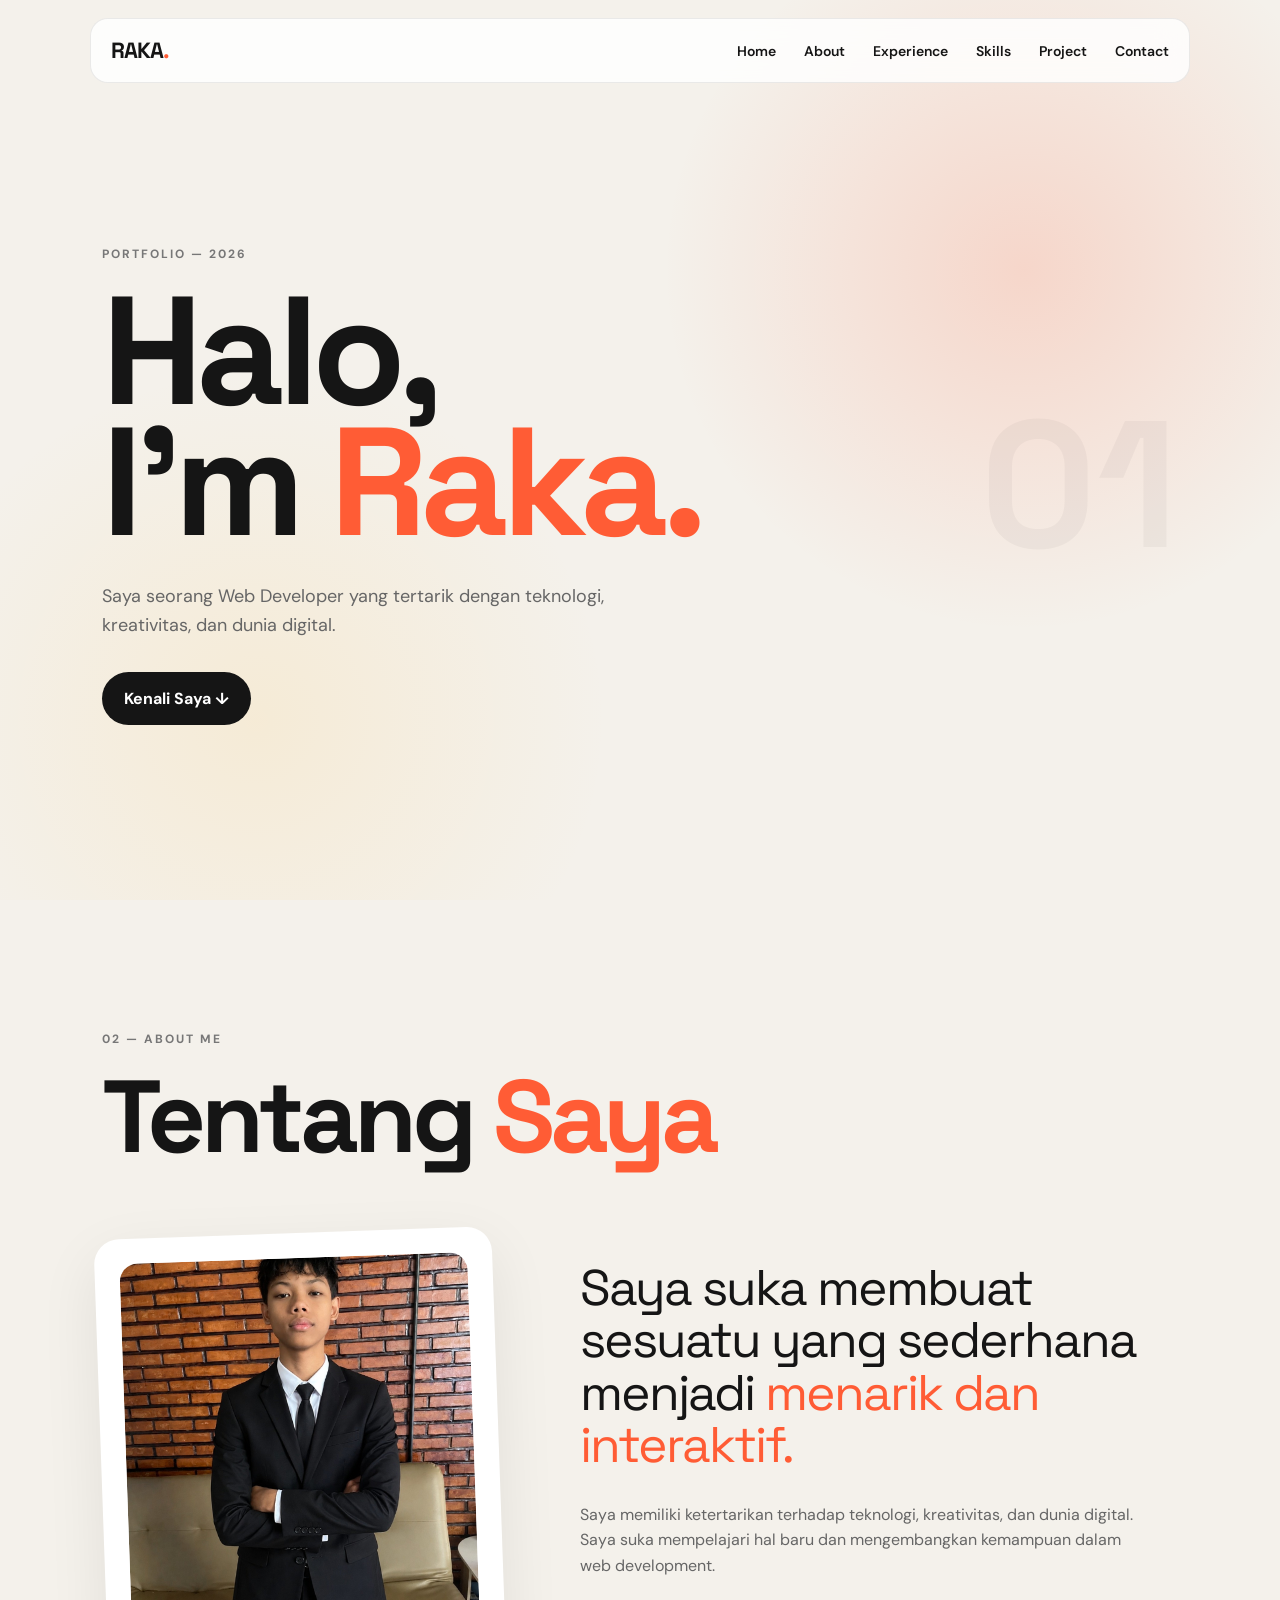
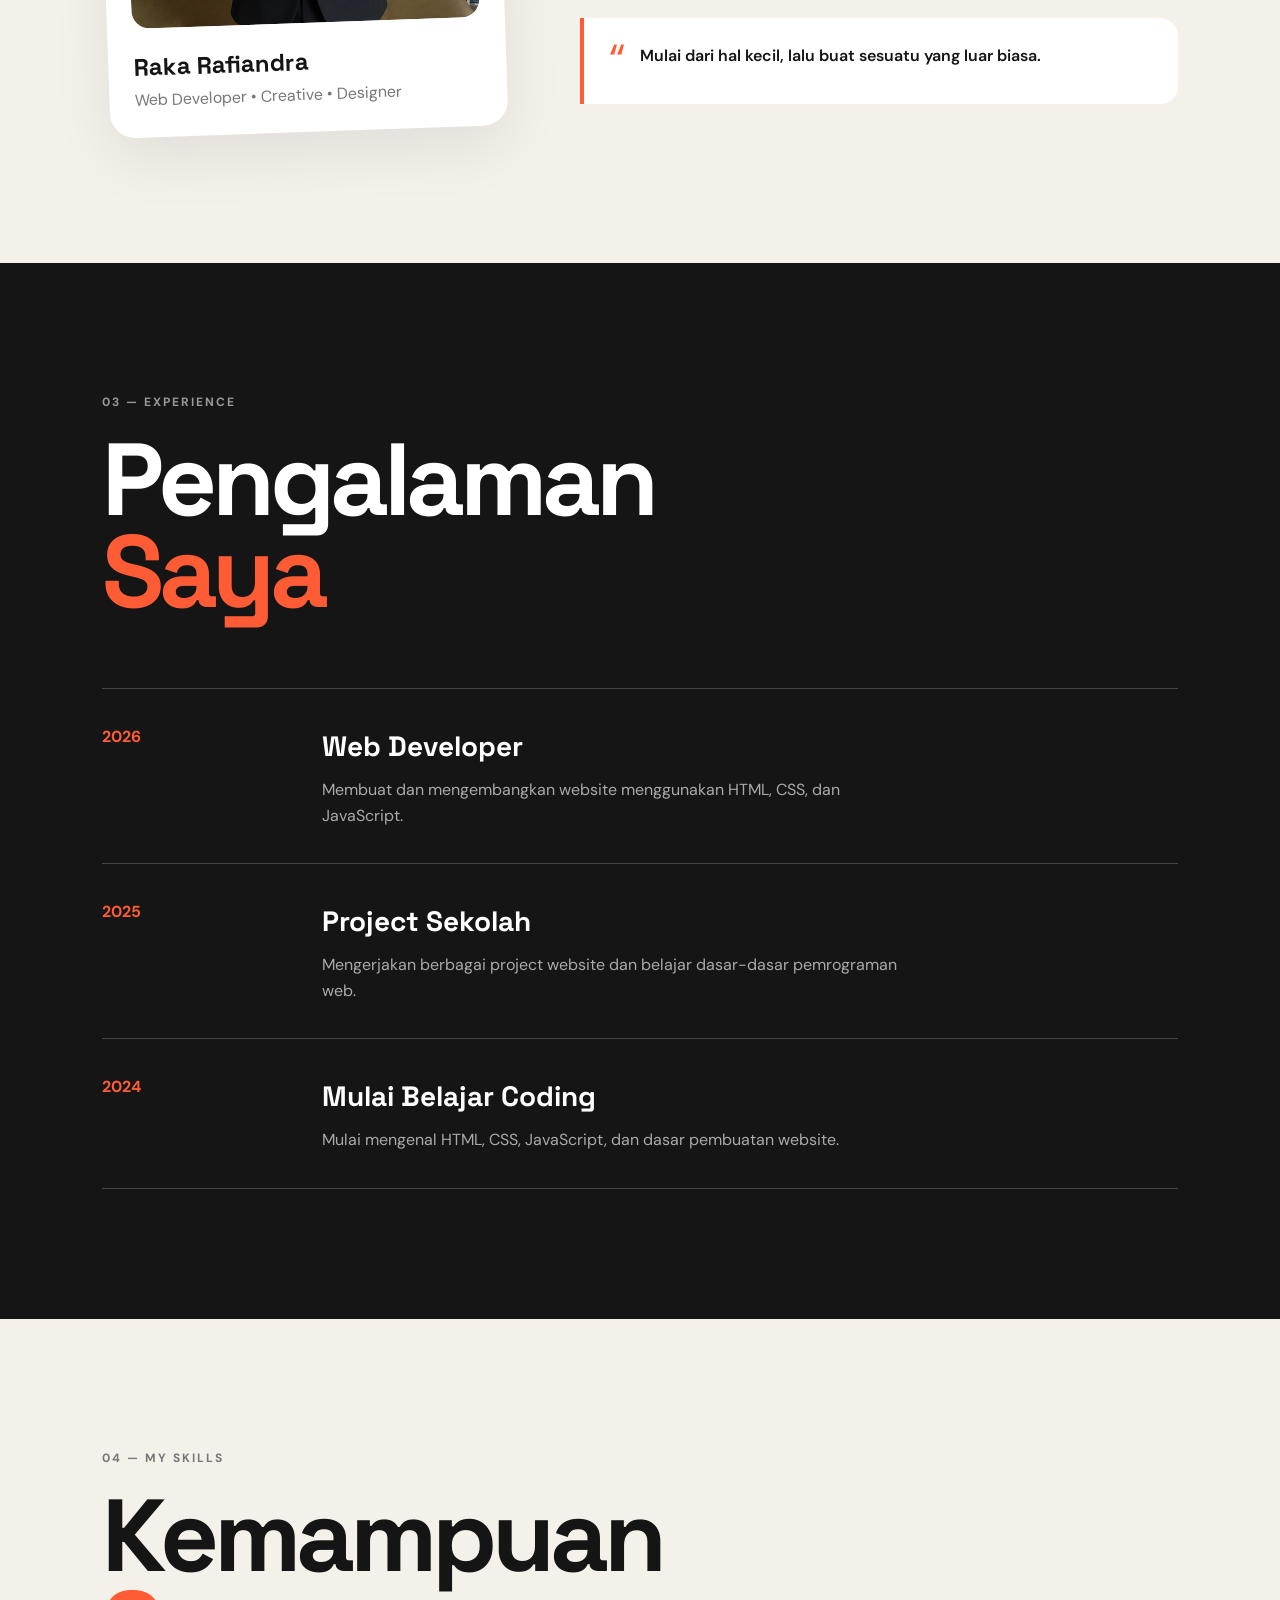
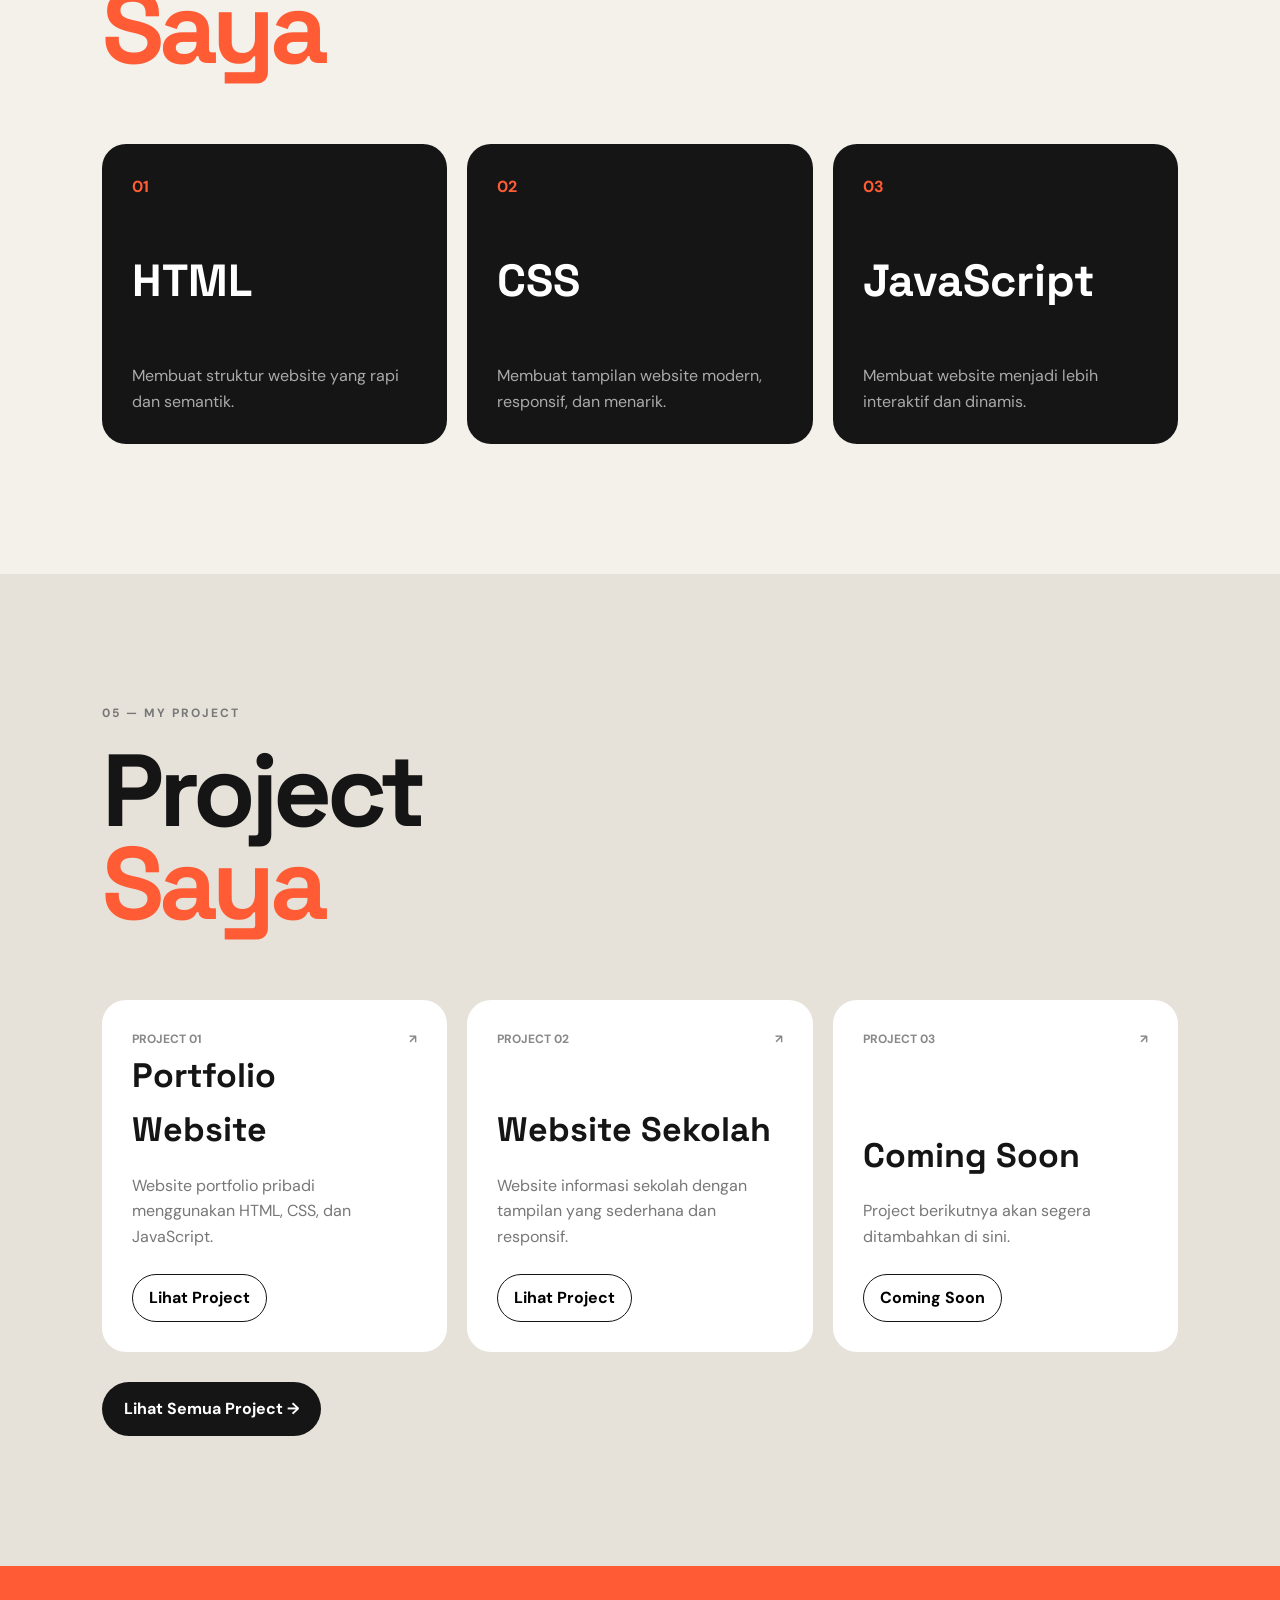
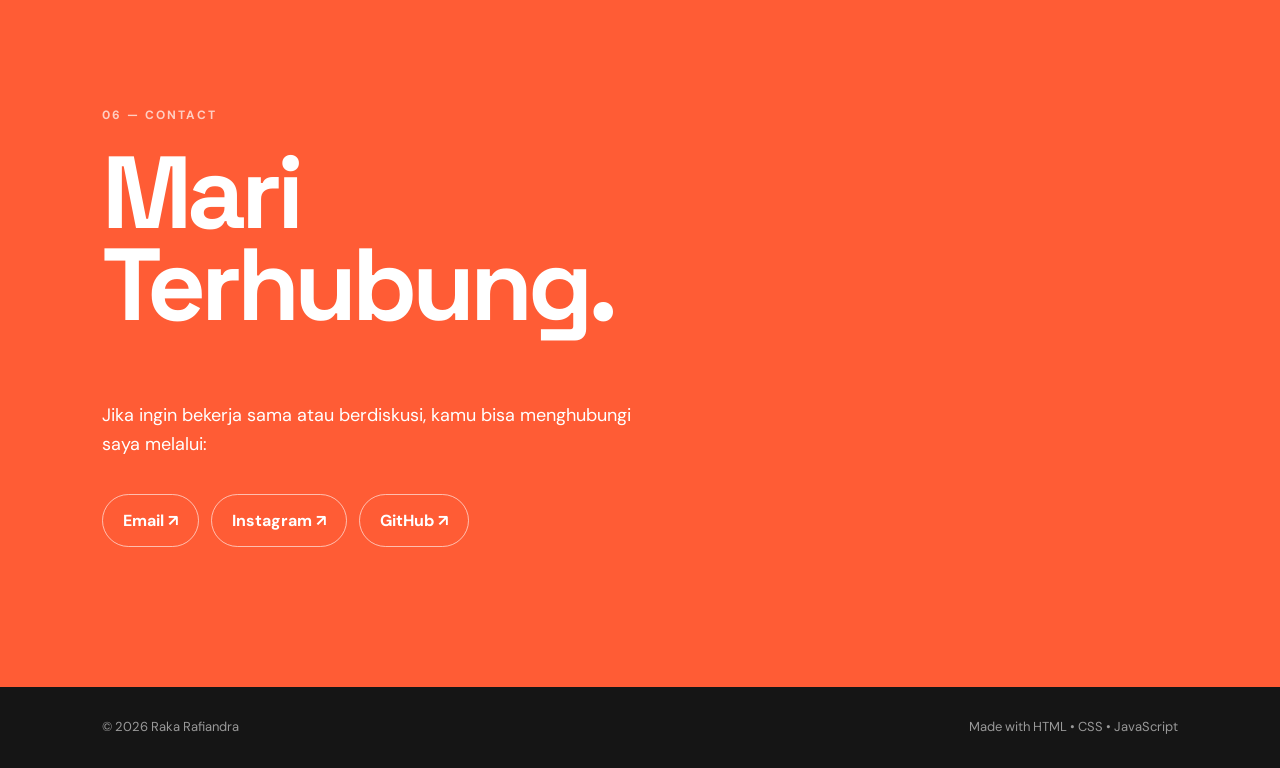
<file: index.html>
<!DOCTYPE html>
<html lang="id">
<head>
  <meta charset="UTF-8">
  <meta name="viewport" content="width=device-width, initial-scale=1.0">
  <title>Portfolio Raka</title>
  <link rel="stylesheet" href="style.css">
</head>

<body>

  <nav class="navbar">
    <div class="logo">RAKA<span>.</span></div>

    <button class="menu-btn" id="menuBtn">☰</button>

    <ul class="nav-menu" id="navMenu">
      <li><a href="#home">Home</a></li>
      <li><a href="#about">About</a></li>
      <li><a href="#experience">Experience</a></li>
      <li><a href="#skills">Skills</a></li>
      <li><a href="#project">Project</a></li>
      <li><a href="#contact">Contact</a></li>
      
    </ul>
  </nav>

  <main>

    <section id="home" class="hero">
      <div class="hero-content">
        <p class="eyebrow">PORTFOLIO — 2026</p>
        <h1>Halo,<br>I'm <span>Raka.</span></h1>
        <p class="hero-text">
          Saya seorang Web Developer yang tertarik dengan teknologi,
          kreativitas, dan dunia digital.
        </p>
        <a href="#about" class="button">Kenali Saya ↓</a>
      </div>

      <div class="hero-number">01</div>
    </section>

    <section id="about" class="section">
      <div class="section-label">02 — ABOUT ME</div>

      <div class="section-title">
        <h2>Tentang <span>Saya</span></h2>
      </div>

      <div class="about-grid">
        <div class="profile-card">
          <div class="profile-image">
            <img src="./foto.jpg" alt="Foto Raka">
          </div>
          <h3>Raka Rafiandra</h3>
          <p>Web Developer • Creative • Designer</p>
        </div>

        <div class="about-content">
          <p class="big-text">
            Saya suka membuat sesuatu yang sederhana menjadi
            <span>menarik dan interaktif.</span>
          </p>

          <p>
            Saya memiliki ketertarikan terhadap teknologi, kreativitas,
            dan dunia digital. Saya suka mempelajari hal baru dan
            mengembangkan kemampuan dalam web development.
          </p>

          <div class="quote">
            <span>“</span>
            <p>Mulai dari hal kecil, lalu buat sesuatu yang luar biasa.</p>
          </div>
        </div>
      </div>
    </section>

    <section id="experience" class="section dark-section">
      <div class="section-label">03 — EXPERIENCE</div>
      <h2>Pengalaman<br><span>Saya</span></h2>

      <div class="timeline">

        <div class="timeline-item">
          <div class="timeline-year">2026</div>
          <div class="timeline-content">
            <h3>Web Developer</h3>
            <p>
              Membuat dan mengembangkan website menggunakan HTML,
              CSS, dan JavaScript.
            </p>
          </div>
        </div>

        <div class="timeline-item">
          <div class="timeline-year">2025</div>
          <div class="timeline-content">
            <h3>Project Sekolah</h3>
            <p>
              Mengerjakan berbagai project website dan belajar
              dasar-dasar pemrograman web.
            </p>
          </div>
        </div>

        <div class="timeline-item">
          <div class="timeline-year">2024</div>
          <div class="timeline-content">
            <h3>Mulai Belajar Coding</h3>
            <p>
              Mulai mengenal HTML, CSS, JavaScript, dan dasar
              pembuatan website.
            </p>
          </div>
        </div>

      </div>
    </section>

    <section id="skills" class="section">
      <div class="section-label">04 — MY SKILLS</div>
      <h2>Kemampuan<br><span>Saya</span></h2>

      <div class="skills-grid">
        <div class="skill-card">
          <span class="skill-number">01</span>
          <h3>HTML</h3>
          <p>Membuat struktur website yang rapi dan semantik.</p>
        </div>

        <div class="skill-card">
          <span class="skill-number">02</span>
          <h3>CSS</h3>
          <p>Membuat tampilan website modern, responsif, dan menarik.</p>
        </div>

        <div class="skill-card">
          <span class="skill-number">03</span>
          <h3>JavaScript</h3>
          <p>Membuat website menjadi lebih interaktif dan dinamis.</p>
        </div>
      </div>
    </section>

    <section id="project" class="section projects-section">
      <div class="section-label">05 — MY PROJECT</div>
      <h2>Project<br><span>Saya</span></h2>

      <div class="projects-grid">

        <article class="project-card">
          <div class="project-top">
            <span>PROJECT 01</span>
            <span>↗</span>
          </div>
          <h3>Portfolio Website</h3>
          <p>Website portfolio pribadi menggunakan HTML, CSS, dan JavaScript.</p>
          <button class="project-btn">Lihat Project</button>
        </article>

        <article class="project-card">
          <div class="project-top">
            <span>PROJECT 02</span>
            <span>↗</span>
          </div>
          <h3>Website Sekolah</h3>
          <p>Website informasi sekolah dengan tampilan yang sederhana dan responsif.</p>
          <button class="project-btn">Lihat Project</button>
        </article>

        <article class="project-card">
          <div class="project-top">
            <span>PROJECT 03</span>
            <span>↗</span>
          </div>
          <h3>Coming Soon</h3>
          <p>Project berikutnya akan segera ditambahkan di sini.</p>
          <button class="project-btn">Coming Soon</button>
        </article>

        <div class="all-projects-link">
  <a href="project.html" class="button">Lihat Semua Project →</a>
</div>

      </div>
    </section>

    <section id="contact" class="contact-section">
      <div class="section-label">06 — CONTACT</div>
      <h2>Mari<br><span>Terhubung.</span></h2>

      <p>
        Jika ingin bekerja sama atau berdiskusi,
        kamu bisa menghubungi saya melalui:
      </p>

      <div class="contact-links">
        <a href="mailto:emailkamu@gmail.com">Email ↗</a>
        <a href="#">Instagram ↗</a>
        <a href="#">GitHub ↗</a>
      </div>
    </section>

  </main>

  <footer>
    <p>© 2026 Raka Rafiandra</p>
    <p>Made with HTML • CSS • JavaScript</p>
  </footer>

  <script src="script.js"></script>
</body>
</html>
</file>
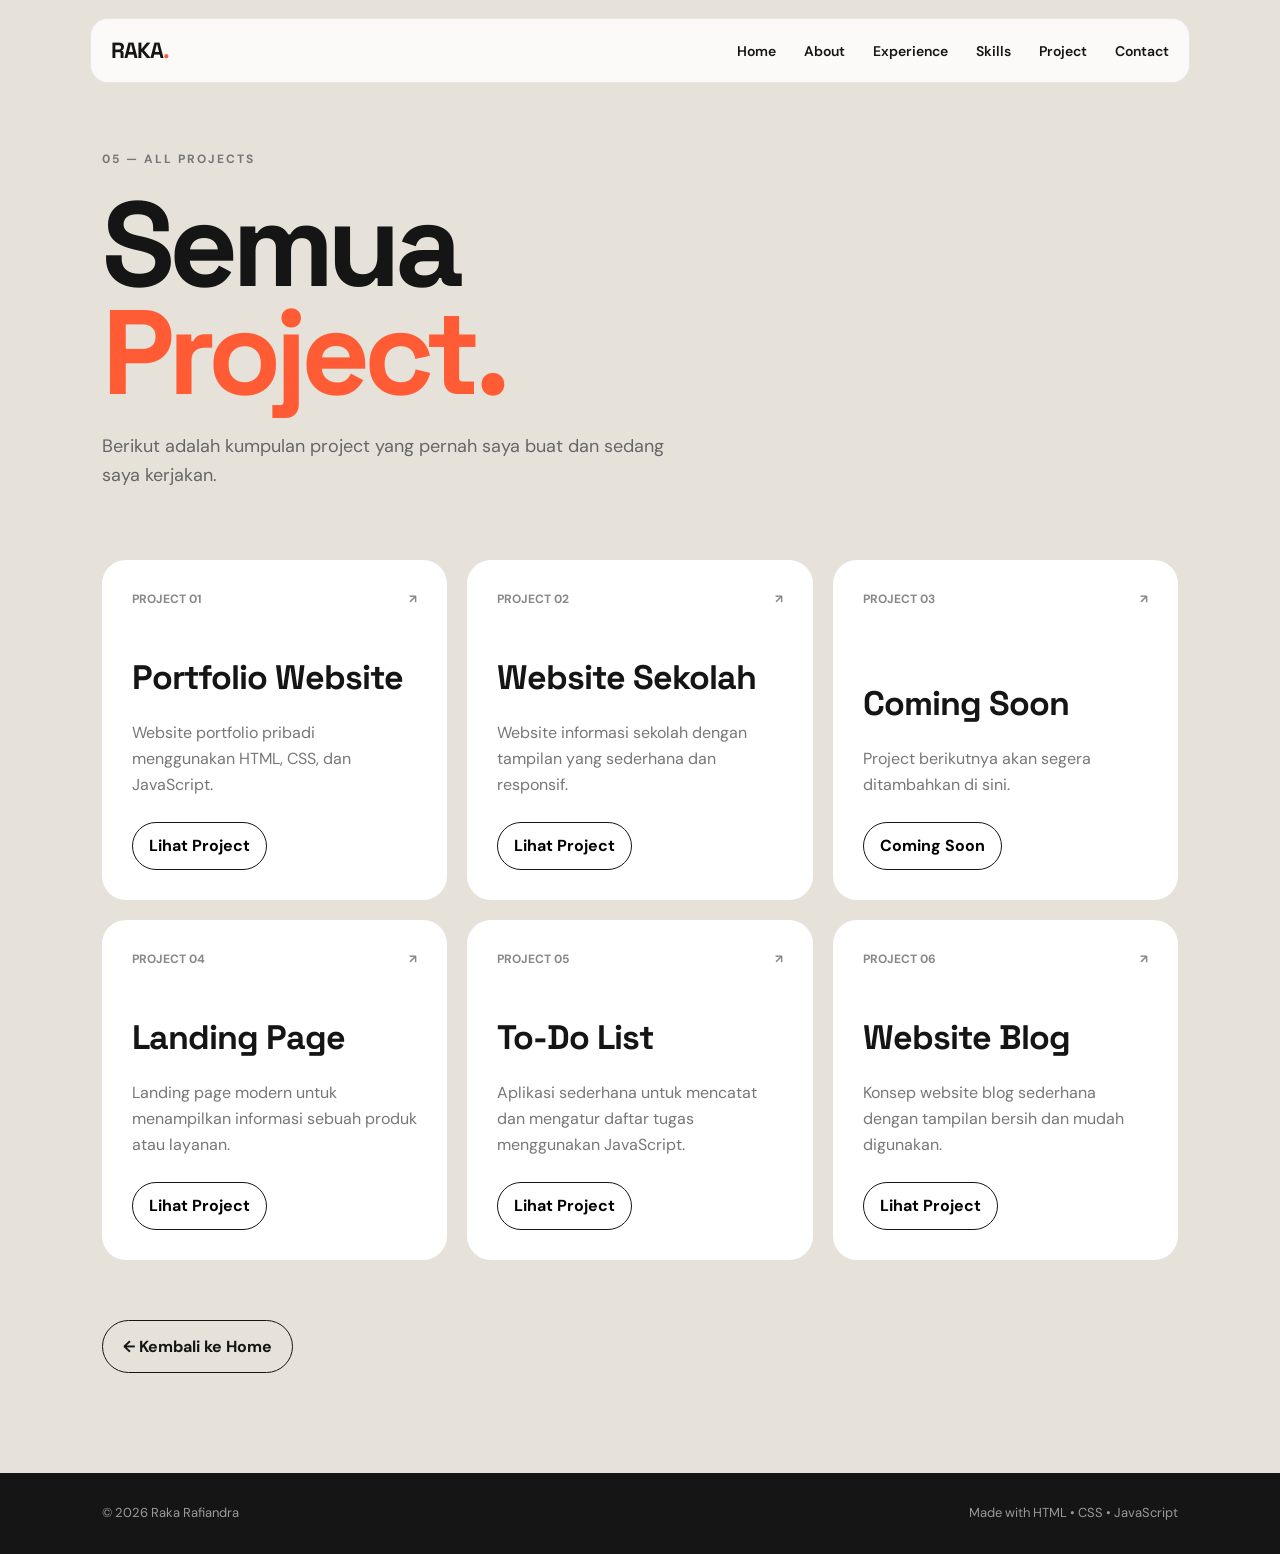
<file: project.html>
<!DOCTYPE html>
<html lang="id">
<head>
  <meta charset="UTF-8">
  <meta name="viewport" content="width=device-width, initial-scale=1.0">

  <title>Project — Portfolio Raka</title>

  <link rel="stylesheet" href="style.css">

  <style>
    .projects-page {
      min-height: 100vh;
      padding: 150px 8% 100px;
      background: #e7e2d9;
    }

    .projects-page-header {
      max-width: 800px;
      margin-bottom: 70px;
    }

    .projects-page-header h1 {
      font-family: 'Space Grotesk', sans-serif;
      font-size: clamp(60px, 10vw, 120px);
      line-height: 0.9;
      letter-spacing: -6px;
      margin-bottom: 25px;
    }

    .projects-page-header h1 span {
      color: #ff5c35;
    }

    .projects-page-header p {
      max-width: 600px;
      color: #666;
      font-size: 18px;
    }

    .all-projects-grid {
      display: grid;
      grid-template-columns: repeat(3, 1fr);
      gap: 20px;
    }

    .all-project-card {
      min-height: 340px;
      padding: 30px;
      background: white;
      border-radius: 24px;
      display: flex;
      flex-direction: column;
      transition: 0.3s ease;
    }

    .all-project-card:hover {
      transform: translateY(-8px);
    }

    .project-top {
      display: flex;
      justify-content: space-between;
      font-size: 12px;
      font-weight: 700;
      color: #888;
    }

    .all-project-card h2 {
      font-family: 'Space Grotesk', sans-serif;
      font-size: 34px;
      margin-top: auto;
      margin-bottom: 15px;
      letter-spacing: -1px;
    }

    .all-project-card p {
      color: #777;
      margin-bottom: 25px;
    }

    .back-home {
      display: inline-block;
      margin-top: 60px;
      padding: 13px 20px;
      border: 1px solid #151515;
      border-radius: 100px;
      font-weight: 700;
      transition: 0.25s ease;
    }

    .back-home:hover {
      background: #151515;
      color: white;
    }

    @media (max-width: 850px) {
      .all-projects-grid {
        grid-template-columns: 1fr;
      }

      .projects-page {
        padding-top: 130px;
      }
    }

    @media (max-width: 550px) {
      .projects-page {
        padding: 120px 6% 80px;
      }

      .projects-page-header h1 {
        font-size: 65px;
        letter-spacing: -4px;
      }
    }
  </style>
</head>

<body>

  <nav class="navbar">
    <div class="logo">RAKA<span>.</span></div>

    <button class="menu-btn" id="menuBtn">☰</button>

    <ul class="nav-menu" id="navMenu">
      <li><a href="index.html#home">Home</a></li>
      <li><a href="index.html#about">About</a></li>
      <li><a href="index.html#experience">Experience</a></li>
      <li><a href="index.html#skills">Skills</a></li>
      <li><a href="index.html#project">Project</a></li>
      <li><a href="index.html#contact">Contact</a></li>
    </ul>
  </nav>

  <main>

    <section class="projects-page">

      <div class="projects-page-header">
        <div class="section-label">05 — ALL PROJECTS</div>

        <h1>
          Semua<br>
          <span>Project.</span>
        </h1>

        <p>
          Berikut adalah kumpulan project yang pernah saya buat
          dan sedang saya kerjakan.
        </p>
      </div>

      <div class="all-projects-grid">

        <article class="all-project-card">
          <div class="project-top">
            <span>PROJECT 01</span>
            <span>↗</span>
          </div>

          <h2>Portfolio Website</h2>

          <p>
            Website portfolio pribadi menggunakan HTML,
            CSS, dan JavaScript.
          </p>

          <button class="project-btn">
            Lihat Project
          </button>
        </article>


        <article class="all-project-card">
          <div class="project-top">
            <span>PROJECT 02</span>
            <span>↗</span>
          </div>

          <h2>Website Sekolah</h2>

          <p>
            Website informasi sekolah dengan tampilan
            yang sederhana dan responsif.
          </p>

          <button class="project-btn">
            Lihat Project
          </button>
        </article>


        <article class="all-project-card">
          <div class="project-top">
            <span>PROJECT 03</span>
            <span>↗</span>
          </div>

          <h2>Coming Soon</h2>

          <p>
            Project berikutnya akan segera ditambahkan
            di sini.
          </p>

          <button class="project-btn">
            Coming Soon
          </button>
        </article>


        <article class="all-project-card">
          <div class="project-top">
            <span>PROJECT 04</span>
            <span>↗</span>
          </div>

          <h2>Landing Page</h2>

          <p>
            Landing page modern untuk menampilkan
            informasi sebuah produk atau layanan.
          </p>

          <button class="project-btn">
            Lihat Project
          </button>
        </article>


        <article class="all-project-card">
          <div class="project-top">
            <span>PROJECT 05</span>
            <span>↗</span>
          </div>

          <h2>To-Do List</h2>

          <p>
            Aplikasi sederhana untuk mencatat dan
            mengatur daftar tugas menggunakan JavaScript.
          </p>

          <button class="project-btn">
            Lihat Project
          </button>
        </article>


        <article class="all-project-card">
          <div class="project-top">
            <span>PROJECT 06</span>
            <span>↗</span>
          </div>

          <h2>Website Blog</h2>

          <p>
            Konsep website blog sederhana dengan tampilan
            bersih dan mudah digunakan.
          </p>

          <button class="project-btn">
            Lihat Project
          </button>
        </article>

      </div>

      <a href="index.html#project" class="back-home">
        ← Kembali ke Home
      </a>

    </section>

  </main>

  <footer>
    <p>© 2026 Raka Rafiandra</p>
    <p>Made with HTML • CSS • JavaScript</p>
  </footer>

  <script src="script.js"></script>

</body>
</html>
</file>
<file: style.css>
@import url('https://fonts.googleapis.com/css2?family=DM+Sans:wght@400;500;600;700&family=Space+Grotesk:wght@400;500;600;700&display=swap');

* {
  margin: 0;
  padding: 0;
  box-sizing: border-box;
}

html {
  scroll-behavior: smooth;
}

body {
  font-family: 'DM Sans', sans-serif;
  background: #f4f1eb;
  color: #151515;
  line-height: 1.6;
}

a {
  color: inherit;
  text-decoration: none;
}

button {
  font: inherit;
}

.navbar {
  position: fixed;
  top: 18px;
  left: 50%;
  transform: translateX(-50%);
  width: min(1100px, calc(100% - 36px));
  padding: 14px 20px;
  display: flex;
  align-items: center;
  justify-content: space-between;
  background: rgba(255, 255, 255, 0.82);
  backdrop-filter: blur(15px);
  border: 1px solid rgba(0, 0, 0, 0.08);
  border-radius: 18px;
  z-index: 1000;
}

.logo {
  font-family: 'Space Grotesk', sans-serif;
  font-size: 22px;
  font-weight: 700;
  letter-spacing: -1px;
}

.logo span,
h1 span,
h2 span,
.big-text span {
  color: #ff5c35;
}

.nav-menu {
  display: flex;
  gap: 28px;
  list-style: none;
}

.nav-menu a {
  font-size: 14px;
  font-weight: 600;
  transition: 0.25s ease;
}

.nav-menu a:hover {
  color: #ff5c35;
}

.menu-btn {
  display: none;
  border: 0;
  background: transparent;
  font-size: 24px;
  cursor: pointer;
}

.hero {
  min-height: 100vh;
  padding: 150px 8% 80px;
  display: flex;
  align-items: center;
  justify-content: space-between;
  position: relative;
  overflow: hidden;
  background:
    radial-gradient(circle at 80% 30%, rgba(255, 92, 53, 0.18), transparent 30%),
    radial-gradient(circle at 20% 80%, rgba(255, 197, 87, 0.14), transparent 28%),
    #f4f1eb;
}

.hero-content {
  max-width: 800px;
}

.eyebrow,
.section-label {
  font-size: 12px;
  font-weight: 700;
  letter-spacing: 2px;
  color: #777;
  margin-bottom: 22px;
}

.hero h1 {
  font-family: 'Space Grotesk', sans-serif;
  font-size: clamp(70px, 12vw, 155px);
  line-height: 0.85;
  letter-spacing: -7px;
  margin-bottom: 35px;
}

.hero-text {
  max-width: 520px;
  font-size: 18px;
  color: #666;
  margin-bottom: 32px;
}

.button {
  display: inline-block;
  padding: 14px 22px;
  background: #151515;
  color: white;
  border-radius: 100px;
  font-weight: 700;
  transition: 0.3s ease;
}

.button:hover {
  transform: translateY(-4px);
  background: #ff5c35;
}

.hero-number {
  font-family: 'Space Grotesk', sans-serif;
  font-size: 180px;
  font-weight: 700;
  color: rgba(0, 0, 0, 0.035);
  user-select: none;
}

.section {
  padding: 130px 8%;
}

.section h2,
.contact-section h2 {
  font-family: 'Space Grotesk', sans-serif;
  font-size: clamp(55px, 8vw, 105px);
  line-height: 0.9;
  letter-spacing: -5px;
  margin-bottom: 70px;
}

.about-grid {
  display: grid;
  grid-template-columns: 0.8fr 1.2fr;
  gap: 80px;
  align-items: center;
}

.profile-card {
  padding: 25px;
  background: white;
  border-radius: 25px;
  box-shadow: 0 20px 60px rgba(0, 0, 0, 0.08);
  transform: rotate(-2deg);
}

.profile-image {
  width: 100%;
  aspect-ratio: 1 / 1.05;
  overflow: hidden;
  border-radius: 18px;
  background: #ddd;
}

.profile-image img {
  width: 100%;
  height: 100%;
  object-fit: cover;
  display: block;
}

.profile-card h3 {
  margin-top: 20px;
  font-family: 'Space Grotesk', sans-serif;
  font-size: 24px;
}

.profile-card p {
  color: #777;
}

.about-content {
  max-width: 650px;
}

.big-text {
  font-family: 'Space Grotesk', sans-serif;
  font-size: clamp(28px, 4vw, 50px);
  line-height: 1.05;
  margin-bottom: 30px;
  letter-spacing: -2px;
}

.about-content > p:not(.big-text) {
  color: #666;
  max-width: 570px;
}

.quote {
  margin-top: 40px;
  padding: 25px;
  border-left: 4px solid #ff5c35;
  background: white;
  border-radius: 0 18px 18px 0;
  display: flex;
  gap: 15px;
  align-items: flex-start;
}

.quote span {
  font-size: 45px;
  line-height: 0.8;
  color: #ff5c35;
}

.quote p {
  font-weight: 600;
}

.dark-section {
  background: #151515;
  color: white;
}

.dark-section .section-label {
  color: #999;
}

.timeline {
  border-top: 1px solid rgba(255, 255, 255, 0.2);
}

.timeline-item {
  display: grid;
  grid-template-columns: 180px 1fr;
  gap: 40px;
  padding: 35px 0;
  border-bottom: 1px solid rgba(255, 255, 255, 0.2);
  transition: 0.3s ease;
}

.timeline-item:hover {
  padding-left: 15px;
}

.timeline-year {
  color: #ff5c35;
  font-weight: 700;
}

.timeline-content h3 {
  font-family: 'Space Grotesk', sans-serif;
  font-size: 28px;
  margin-bottom: 8px;
}

.timeline-content p {
  color: #aaa;
  max-width: 600px;
}

.skills-grid,
.projects-grid {
  display: grid;
  grid-template-columns: repeat(3, 1fr);
  gap: 20px;
}

.skill-card {
  min-height: 300px;
  padding: 30px;
  background: #151515;
  color: white;
  border-radius: 24px;
  display: flex;
  flex-direction: column;
  justify-content: space-between;
  transition: 0.3s ease;
}

.skill-card:hover,
.project-card:hover {
  transform: translateY(-8px);
}

.skill-number {
  color: #ff5c35;
  font-weight: 700;
}

.skill-card h3 {
  font-family: 'Space Grotesk', sans-serif;
  font-size: 45px;
}

.skill-card p {
  color: #aaa;
}

.projects-section {
  background: #e7e2d9;
}

.project-card {
  min-height: 340px;
  padding: 30px;
  background: white;
  border-radius: 24px;
  display: flex;
  flex-direction: column;
  transition: 0.3s ease;
}

.project-top {
  display: flex;
  justify-content: space-between;
  font-size: 12px;
  font-weight: 700;
  color: #888;
}

.project-card h3 {
  font-family: 'Space Grotesk', sans-serif;
  font-size: 34px;
  margin-top: auto;
  margin-bottom: 15px;
}

.project-card p {
  color: #777;
  margin-bottom: 25px;
}

.project-btn {
  align-self: flex-start;
  border: 1px solid #151515;
  background: transparent;
  padding: 10px 16px;
  border-radius: 100px;
  cursor: pointer;
  font-weight: 700;
  transition: 0.25s ease;
}

.project-btn:hover {
  background: #151515;
  color: white;
}

.contact-section {
  padding: 140px 8%;
  background: #ff5c35;
  color: white;
}

.contact-section .section-label {
  color: rgba(255, 255, 255, 0.7);
}

.contact-section h2 span {
  color: white;
}

.contact-section > p {
  max-width: 550px;
  font-size: 18px;
  margin-bottom: 35px;
}

.contact-links {
  display: flex;
  flex-wrap: wrap;
  gap: 12px;
}

.contact-links a {
  padding: 13px 20px;
  border: 1px solid rgba(255, 255, 255, 0.6);
  border-radius: 100px;
  font-weight: 700;
  transition: 0.25s ease;
}

.contact-links a:hover {
  background: white;
  color: #ff5c35;
}

footer {
  padding: 30px 8%;
  background: #151515;
  color: #999;
  display: flex;
  justify-content: space-between;
  gap: 20px;
  font-size: 13px;
}

@media (max-width: 850px) {
  .navbar {
    top: 12px;
  }

  .menu-btn {
    display: block;
  }

  .nav-menu {
    display: none;
    position: absolute;
    top: calc(100% + 8px);
    left: 0;
    width: 100%;
    padding: 20px;
    flex-direction: column;
    gap: 18px;
    background: white;
    border: 1px solid rgba(0, 0, 0, 0.08);
    border-radius: 16px;
  }

  .nav-menu.active {
    display: flex;
  }

  .hero {
    padding-top: 140px;
  }

  .hero-number {
    display: none;
  }

  .about-grid {
    grid-template-columns: 1fr;
    gap: 55px;
  }

  .skills-grid,
  .projects-grid {
    grid-template-columns: 1fr;
  }

  .timeline-item {
    grid-template-columns: 100px 1fr;
    gap: 20px;
  }
}

@media (max-width: 550px) {
  .navbar {
    width: calc(100% - 24px);
  }

  .section,
  .contact-section {
    padding: 90px 6%;
  }

  .hero {
    padding: 130px 6% 70px;
  }

  .hero h1 {
    font-size: 70px;
    letter-spacing: -4px;
  }

  .section h2,
  .contact-section h2 {
    font-size: 60px;
    letter-spacing: -3px;
    margin-bottom: 45px;
  }

  .timeline-item {
    grid-template-columns: 1fr;
  }

  footer {
    padding: 25px 6%;
    flex-direction: column;
  }
}

.all-projects-link {
  margin-top: 10px;
  text-align: left;
}
.all-projects-link .button {
  background: #151515;
}

.all-projects-link .button:hover {
  background: #ff5c35;
}
</file>
